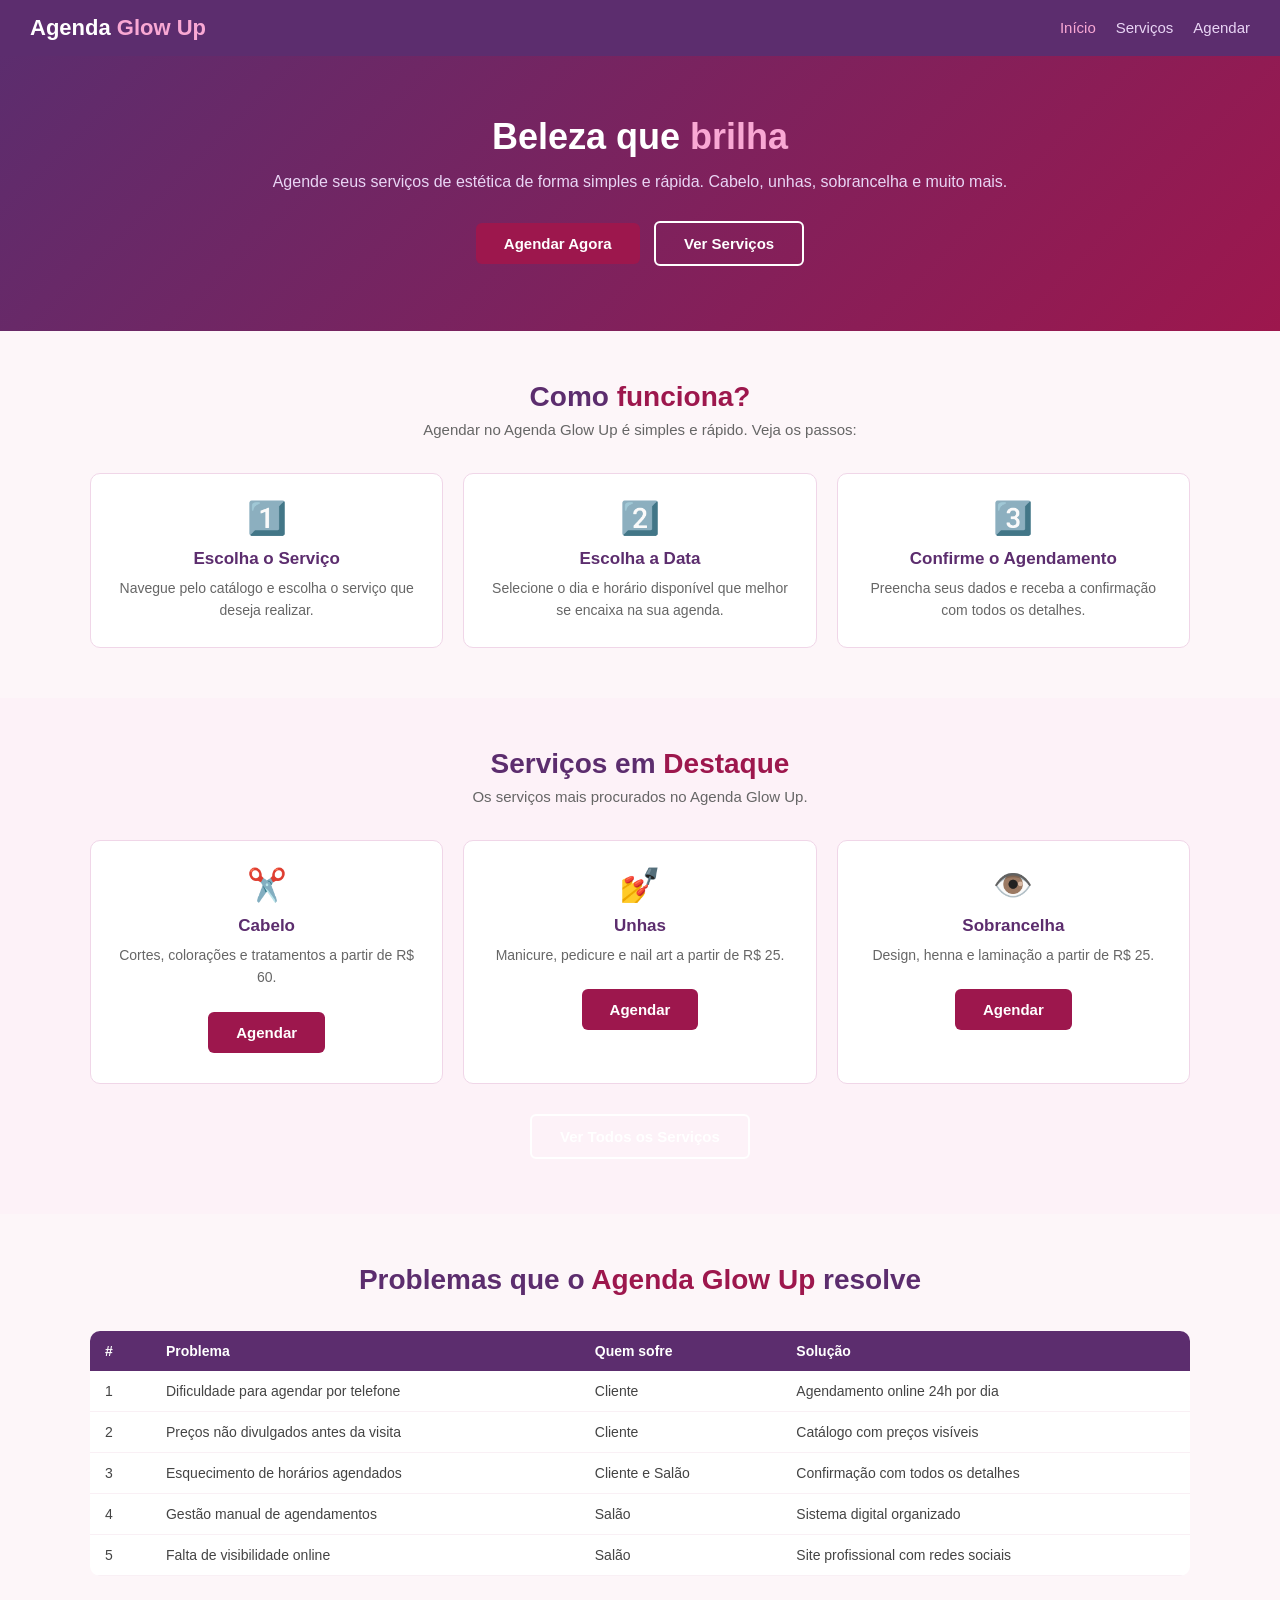
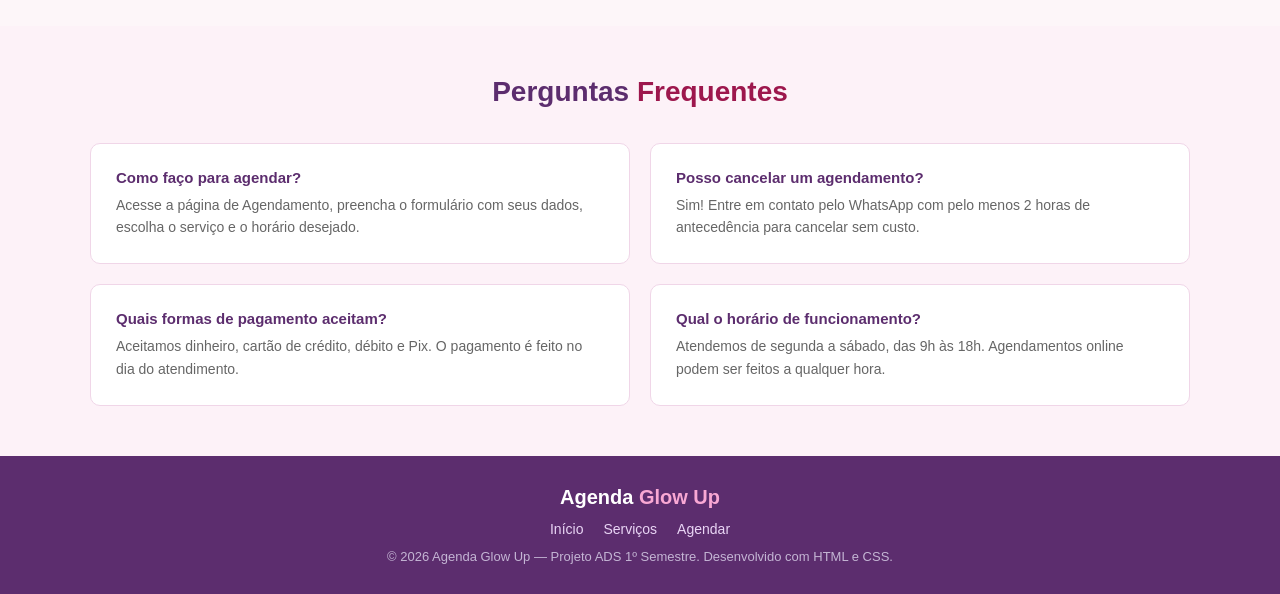
<file: index.html>
<!DOCTYPE html>
<html lang="pt-BR">
<head>
    <meta charset="UTF-8">
    <meta name="viewport" content="width=device-width, initial-scale=1.0">
    <title>Agenda Glow Up — Agendamento de Estética</title>
    <link rel="stylesheet" href="css/style.css">
</head>
<body>

    <!-- CABEÇALHO -->
    <header>
        <a href="index.html" class="logo">Agenda <span>Glow Up</span></a>
        <nav>
            <ul>
                <li><a href="index.html" class="ativo">Início</a></li>
                <li><a href="servicos.html">Serviços</a></li>
                <li><a href="agendamento.html">Agendar</a></li>
            </ul>
        </nav>
    </header>

    <!-- HERO -->
    <div class="hero">
        <h1>Beleza que <span>brilha</span></h1>
        <p>Agende seus serviços de estética de forma simples e rápida. Cabelo, unhas, sobrancelha e muito mais.</p>
        <a href="agendamento.html" class="btn btn-primario">Agendar Agora</a>
        <a href="servicos.html" class="btn btn-secundario">Ver Serviços</a>
    </div>

    <!-- COMO FUNCIONA -->
    <section>
        <div class="container">
            <div class="titulo-secao">
                <h2>Como <span>funciona?</span></h2>
                <p>Agendar no Agenda Glow Up é simples e rápido. Veja os passos:</p>
            </div>
            <div class="grid-3">
                <div class="card" style="text-align:center;">
                    <div class="card-icone">1️⃣</div>
                    <h3>Escolha o Serviço</h3>
                    <p>Navegue pelo catálogo e escolha o serviço que deseja realizar.</p>
                </div>
                <div class="card" style="text-align:center;">
                    <div class="card-icone">2️⃣</div>
                    <h3>Escolha a Data</h3>
                    <p>Selecione o dia e horário disponível que melhor se encaixa na sua agenda.</p>
                </div>
                <div class="card" style="text-align:center;">
                    <div class="card-icone">3️⃣</div>
                    <h3>Confirme o Agendamento</h3>
                    <p>Preencha seus dados e receba a confirmação com todos os detalhes.</p>
                </div>
            </div>
        </div>
    </section>

    <!-- SERVIÇOS EM DESTAQUE -->
    <section class="secao-rosa">
        <div class="container">
            <div class="titulo-secao">
                <h2>Serviços em <span>Destaque</span></h2>
                <p>Os serviços mais procurados no Agenda Glow Up.</p>
            </div>
            <div class="grid-3">
                <div class="card" style="text-align:center;">
                    <div class="card-icone">✂️</div>
                    <h3>Cabelo</h3>
                    <p>Cortes, colorações e tratamentos a partir de R$ 60.</p>
                    <br>
                    <a href="agendamento.html" class="btn btn-primario">Agendar</a>
                </div>
                <div class="card" style="text-align:center;">
                    <div class="card-icone">💅</div>
                    <h3>Unhas</h3>
                    <p>Manicure, pedicure e nail art a partir de R$ 25.</p>
                    <br>
                    <a href="agendamento.html" class="btn btn-primario">Agendar</a>
                </div>
                <div class="card" style="text-align:center;">
                    <div class="card-icone">👁️</div>
                    <h3>Sobrancelha</h3>
                    <p>Design, henna e laminação a partir de R$ 25.</p>
                    <br>
                    <a href="agendamento.html" class="btn btn-primario">Agendar</a>
                </div>
            </div>
            <div style="text-align:center; margin-top:25px;">
                <a href="servicos.html" class="btn btn-secundario">Ver Todos os Serviços</a>
            </div>
        </div>
    </section>

    <!-- PROBLEMAS E SOLUÇÕES -->
    <section>
        <div class="container">
            <div class="titulo-secao">
                <h2>Problemas que o <span>Agenda Glow Up</span> resolve</h2>
            </div>
            <table class="tabela-comparativa">
                <thead>
                    <tr>
                        <th>#</th>
                        <th>Problema</th>
                        <th>Quem sofre</th>
                        <th>Solução</th>
                    </tr>
                </thead>
                <tbody>
                    <tr>
                        <td>1</td>
                        <td>Dificuldade para agendar por telefone</td>
                        <td>Cliente</td>
                        <td>Agendamento online 24h por dia</td>
                    </tr>
                    <tr>
                        <td>2</td>
                        <td>Preços não divulgados antes da visita</td>
                        <td>Cliente</td>
                        <td>Catálogo com preços visíveis</td>
                    </tr>
                    <tr>
                        <td>3</td>
                        <td>Esquecimento de horários agendados</td>
                        <td>Cliente e Salão</td>
                        <td>Confirmação com todos os detalhes</td>
                    </tr>
                    <tr>
                        <td>4</td>
                        <td>Gestão manual de agendamentos</td>
                        <td>Salão</td>
                        <td>Sistema digital organizado</td>
                    </tr>
                    <tr>
                        <td>5</td>
                        <td>Falta de visibilidade online</td>
                        <td>Salão</td>
                        <td>Site profissional com redes sociais</td>
                    </tr>
                </tbody>
            </table>
        </div>
    </section>

    <!-- FAQ -->
    <section class="secao-rosa">
        <div class="container">
            <div class="titulo-secao">
                <h2>Perguntas <span>Frequentes</span></h2>
            </div>
            <div class="grid-2">
                <div class="card faq-card">
                    <h3>Como faço para agendar?</h3>
                    <p>Acesse a página de Agendamento, preencha o formulário com seus dados, escolha o serviço e o horário desejado.</p>
                </div>
                <div class="card faq-card">
                    <h3>Posso cancelar um agendamento?</h3>
                    <p>Sim! Entre em contato pelo WhatsApp com pelo menos 2 horas de antecedência para cancelar sem custo.</p>
                </div>
                <div class="card faq-card">
                    <h3>Quais formas de pagamento aceitam?</h3>
                    <p>Aceitamos dinheiro, cartão de crédito, débito e Pix. O pagamento é feito no dia do atendimento.</p>
                </div>
                <div class="card faq-card">
                    <h3>Qual o horário de funcionamento?</h3>
                    <p>Atendemos de segunda a sábado, das 9h às 18h. Agendamentos online podem ser feitos a qualquer hora.</p>
                </div>
            </div>
        </div>
    </section>

    <!-- RODAPÉ -->
    <footer>
        <div class="footer-logo">Agenda <span>Glow Up</span></div>
        <div class="footer-links">
            <a href="index.html">Início</a>
            <a href="servicos.html">Serviços</a>
            <a href="agendamento.html">Agendar</a>
        </div>
        <p class="footer-copy">© 2026 Agenda Glow Up — Projeto ADS 1º Semestre. Desenvolvido com HTML e CSS.</p>
    </footer>

</body>
</html>
</file>
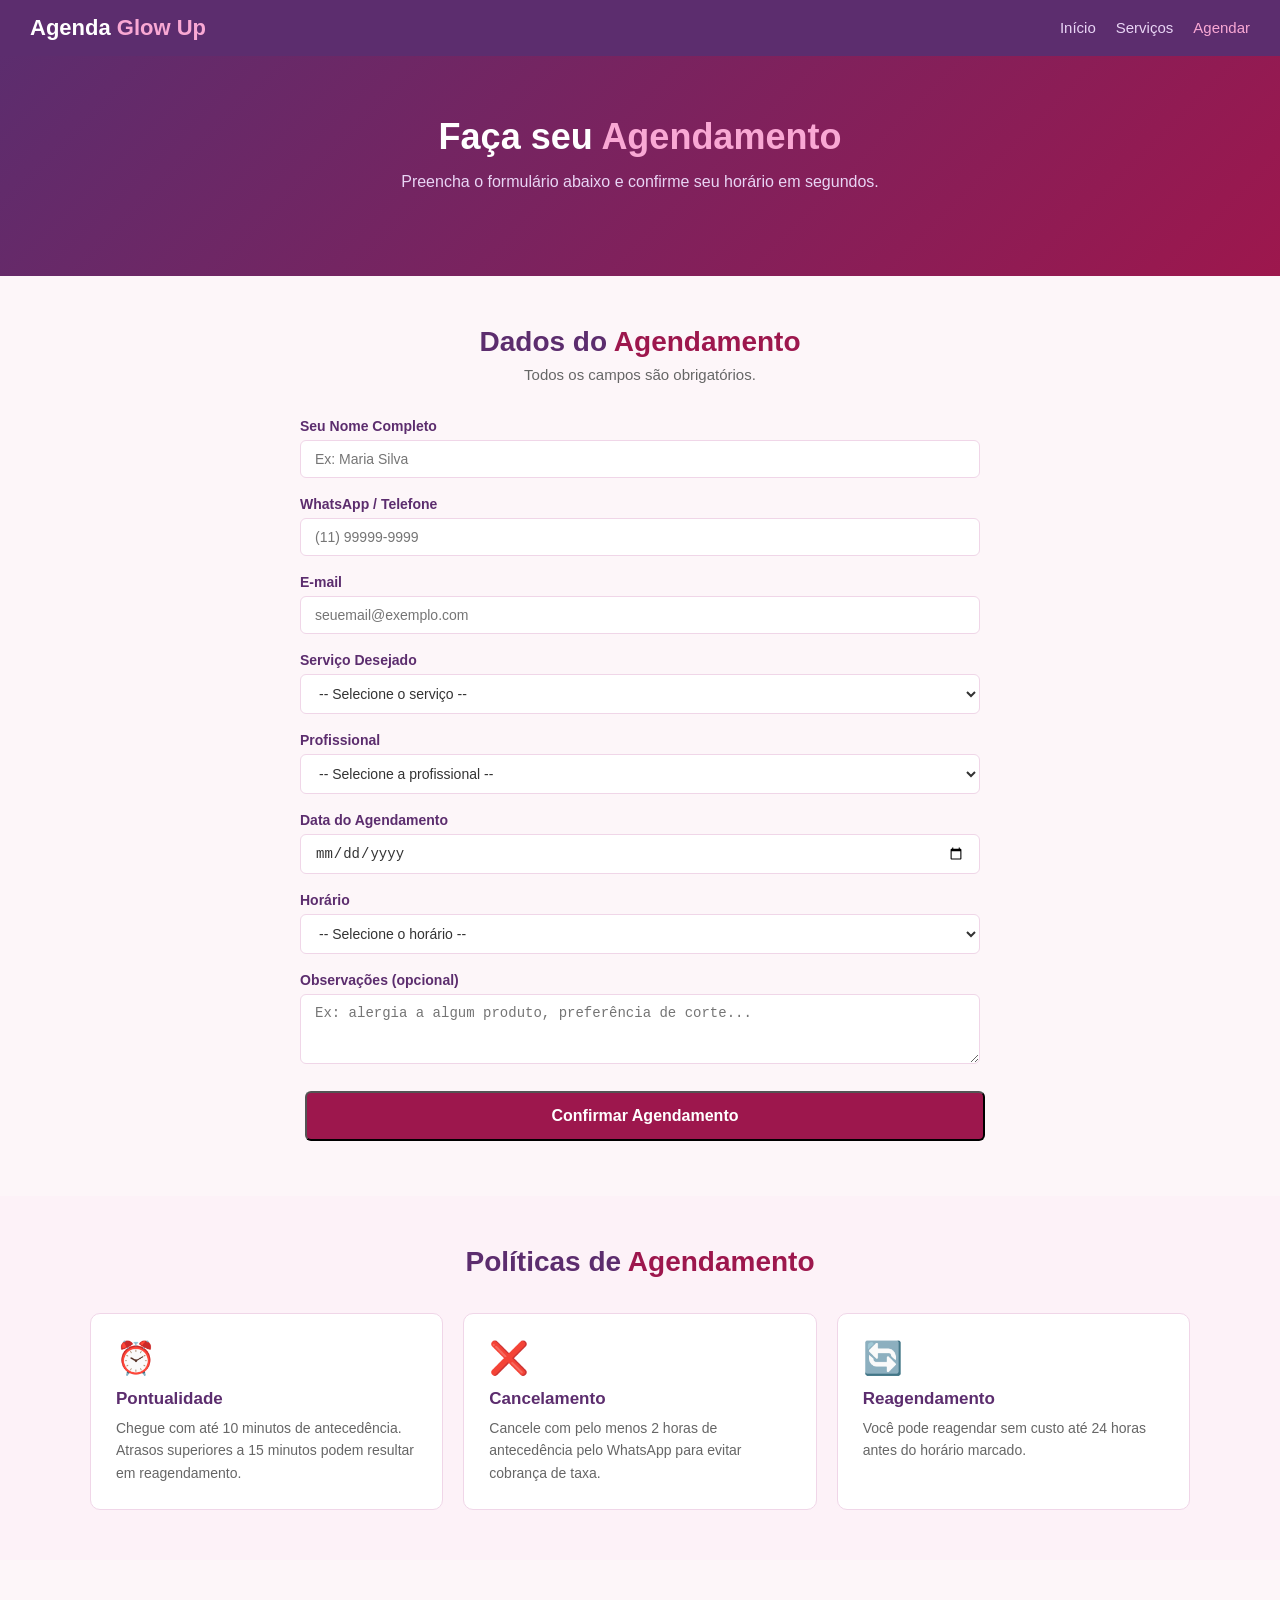
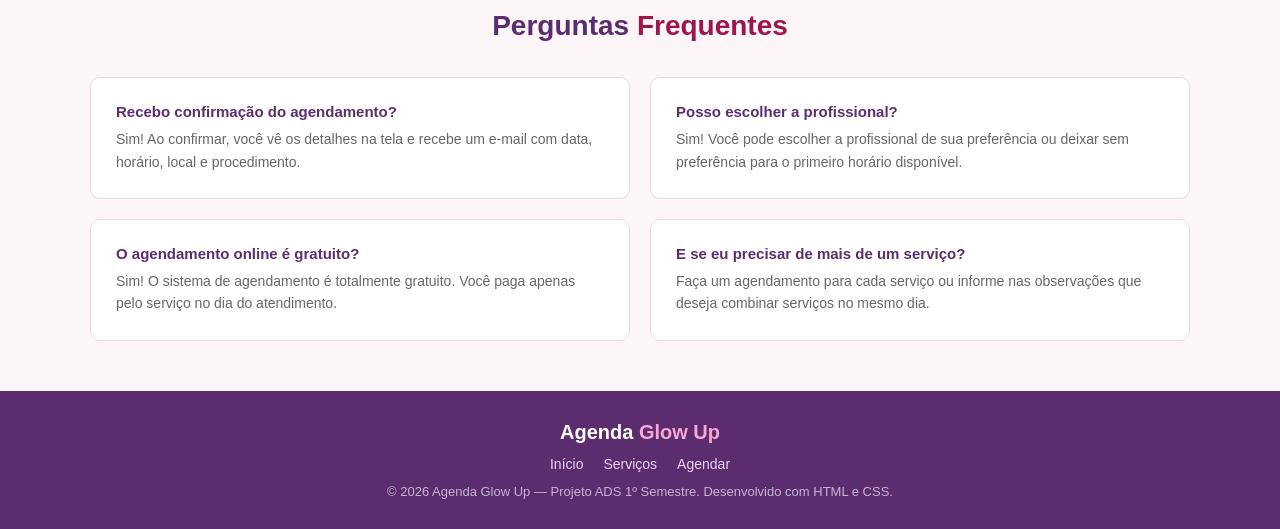
<file: agendamento.html>
<!DOCTYPE html>
<html lang="pt-BR">
<head>
    <meta charset="UTF-8">
    <meta name="viewport" content="width=device-width, initial-scale=1.0">
    <title>Agendamento — Agenda Glow Up</title>
    <link rel="stylesheet" href="css/style.css">
</head>
<body>

    <!-- CABEÇALHO -->
    <header>
        <a href="index.html" class="logo">Agenda <span>Glow Up</span></a>
        <nav>
            <ul>
                <li><a href="index.html">Início</a></li>
                <li><a href="servicos.html">Serviços</a></li>
                <li><a href="agendamento.html" class="ativo">Agendar</a></li>
            </ul>
        </nav>
    </header>

    <!-- HERO -->
    <div class="hero">
        <h1>Faça seu <span>Agendamento</span></h1>
        <p>Preencha o formulário abaixo e confirme seu horário em segundos.</p>
    </div>

    <!-- FORMULÁRIO -->
    <section>
        <div class="container">
            <div style="max-width:680px; margin:0 auto;">
                <div class="titulo-secao">
                    <h2>Dados do <span>Agendamento</span></h2>
                    <p>Todos os campos são obrigatórios.</p>
                </div>

                <form id="form-agendamento">
                    <div class="form-grupo">
                        <label for="nome">Seu Nome Completo</label>
                        <input type="text" id="nome" placeholder="Ex: Maria Silva" required>
                    </div>

                    <div class="form-grupo">
                        <label for="telefone">WhatsApp / Telefone</label>
                        <input type="tel" id="telefone" placeholder="(11) 99999-9999" required>
                    </div>

                    <div class="form-grupo">
                        <label for="email">E-mail</label>
                        <input type="email" id="email" placeholder="seuemail@exemplo.com" required>
                    </div>

                    <div class="form-grupo">
                        <label for="servico">Serviço Desejado</label>
                        <select id="servico" required>
                            <option value="">-- Selecione o serviço --</option>
                            <optgroup label="Cabelo">
                                <option value="corte">Corte Feminino — R$ 60</option>
                                <option value="coloracao">Coloração Completa — R$ 120</option>
                                <option value="hidratacao">Hidratação Profunda — R$ 80</option>
                                <option value="progressiva">Escova Progressiva — R$ 50</option>
                            </optgroup>
                            <optgroup label="Unhas">
                                <option value="manicure">Manicure Completa — R$ 35</option>
                                <option value="pedicure">Pedicure Completa — R$ 40</option>
                                <option value="gel">Unhas em Gel — R$ 90</option>
                                <option value="nailart">Nail Art — R$ 60</option>
                            </optgroup>
                            <optgroup label="Sobrancelha">
                                <option value="design">Design de Sobrancelha — R$ 25</option>
                                <option value="henna">Henna — R$ 35</option>
                                <option value="laminacao">Laminação — R$ 70</option>
                            </optgroup>
                            <optgroup label="Estética Facial">
                                <option value="limpeza">Limpeza de Pele — R$ 90</option>
                                <option value="hidrafacial">Hidratação Facial — R$ 80</option>
                            </optgroup>
                            <optgroup label="Maquiagem">
                                <option value="maqsocial">Maquiagem Social — R$ 100</option>
                                <option value="maqfesta">Maquiagem para Festa — R$ 120</option>
                            </optgroup>
                        </select>
                    </div>

                    <div class="form-grupo">
                        <label for="profissional">Profissional</label>
                        <select id="profissional" required>
                            <option value="">-- Selecione a profissional --</option>
                            <option value="ana">Ana Paula — Cabelo e Coloração</option>
                            <option value="carla">Carla Mendes — Unhas e Nail Art</option>
                            <option value="julia">Júlia Santos — Sobrancelha e Estética</option>
                            <option value="fernanda">Fernanda Lima — Maquiagem</option>
                            <option value="qualquer">Sem preferência</option>
                        </select>
                    </div>

                    <div class="form-grupo">
                        <label for="data">Data do Agendamento</label>
                        <input type="date" id="data" required>
                    </div>

                    <div class="form-grupo">
                        <label for="horario">Horário</label>
                        <select id="horario" required>
                            <option value="">-- Selecione o horário --</option>
                            <option value="09:00">09:00</option>
                            <option value="09:30">09:30</option>
                            <option value="10:00">10:00</option>
                            <option value="10:30">10:30</option>
                            <option value="11:00">11:00</option>
                            <option value="11:30">11:30</option>
                            <option value="13:00">13:00</option>
                            <option value="13:30">13:30</option>
                            <option value="14:00">14:00</option>
                            <option value="14:30">14:30</option>
                            <option value="15:00">15:00</option>
                            <option value="15:30">15:30</option>
                            <option value="16:00">16:00</option>
                            <option value="16:30">16:30</option>
                            <option value="17:00">17:00</option>
                            <option value="17:30">17:30</option>
                        </select>
                    </div>

                    <div class="form-grupo">
                        <label for="observacoes">Observações (opcional)</label>
                        <textarea id="observacoes" rows="3" placeholder="Ex: alergia a algum produto, preferência de corte..."></textarea>
                    </div>

                    <button type="submit" class="btn btn-primario" style="width:100%; font-size:16px; padding:14px;">
                        Confirmar Agendamento
                    </button>
                </form>

                <!-- CONFIRMAÇÃO (aparece após enviar) -->
                <div id="confirmacao" style="display:none; margin-top:30px; background:#fff; border:2px solid #9d174d; border-radius:12px; padding:30px; text-align:center;">
                    <div style="font-size:50px; margin-bottom:15px;">🎉</div>
                    <h2 style="color:#5c2d6e; margin-bottom:10px;">Agendamento Confirmado!</h2>
                    <p style="color:#666; margin-bottom:20px;">Seu horário foi reservado com sucesso. Veja os detalhes abaixo:</p>

                    <div style="background:#fdf2f8; border-radius:8px; padding:20px; text-align:left; margin-bottom:20px;">
                        <p style="margin:6px 0;"><strong>👤 Nome:</strong> <span id="conf-nome"></span></p>
                        <p style="margin:6px 0;"><strong>✂️ Serviço:</strong> <span id="conf-servico"></span></p>
                        <p style="margin:6px 0;"><strong>👩 Profissional:</strong> <span id="conf-profissional"></span></p>
                        <p style="margin:6px 0;"><strong>📅 Data:</strong> <span id="conf-data"></span></p>
                        <p style="margin:6px 0;"><strong>🕐 Horário:</strong> <span id="conf-horario"></span></p>
                        <p style="margin:6px 0;"><strong>📍 Local:</strong> Rua das Flores, 123 — Centro</p>
                        <p style="margin:6px 0;"><strong>📧 Confirmação enviada para:</strong> <span id="conf-email"></span></p>
                    </div>

                    <div style="background:#fff3cd; border-radius:8px; padding:15px; text-align:left; margin-bottom:20px;">
                        <p style="font-weight:bold; color:#856404; margin-bottom:5px;">⏰ Lembrete</p>
                        <p style="color:#856404; font-size:14px;">Você receberá um lembrete por e-mail 24 horas antes do seu agendamento. Chegue com 10 minutos de antecedência.</p>
                    </div>

                    <a href="index.html" class="btn btn-primario">Voltar ao Início</a>
                    <a href="servicos.html" class="btn btn-secundario">Ver Outros Serviços</a>
                </div>
            </div>
        </div>
    </section>

    <!-- POLÍTICAS -->
    <section class="secao-rosa">
        <div class="container">
            <div class="titulo-secao">
                <h2>Políticas de <span>Agendamento</span></h2>
            </div>
            <div class="grid-3">
                <div class="card">
                    <div class="card-icone">⏰</div>
                    <h3>Pontualidade</h3>
                    <p>Chegue com até 10 minutos de antecedência. Atrasos superiores a 15 minutos podem resultar em reagendamento.</p>
                </div>
                <div class="card">
                    <div class="card-icone">❌</div>
                    <h3>Cancelamento</h3>
                    <p>Cancele com pelo menos 2 horas de antecedência pelo WhatsApp para evitar cobrança de taxa.</p>
                </div>
                <div class="card">
                    <div class="card-icone">🔄</div>
                    <h3>Reagendamento</h3>
                    <p>Você pode reagendar sem custo até 24 horas antes do horário marcado.</p>
                </div>
            </div>
        </div>
    </section>

    <!-- FAQ -->
    <section>
        <div class="container">
            <div class="titulo-secao">
                <h2>Perguntas <span>Frequentes</span></h2>
            </div>
            <div class="grid-2">
                <div class="card faq-card">
                    <h3>Recebo confirmação do agendamento?</h3>
                    <p>Sim! Ao confirmar, você vê os detalhes na tela e recebe um e-mail com data, horário, local e procedimento.</p>
                </div>
                <div class="card faq-card">
                    <h3>Posso escolher a profissional?</h3>
                    <p>Sim! Você pode escolher a profissional de sua preferência ou deixar sem preferência para o primeiro horário disponível.</p>
                </div>
                <div class="card faq-card">
                    <h3>O agendamento online é gratuito?</h3>
                    <p>Sim! O sistema de agendamento é totalmente gratuito. Você paga apenas pelo serviço no dia do atendimento.</p>
                </div>
                <div class="card faq-card">
                    <h3>E se eu precisar de mais de um serviço?</h3>
                    <p>Faça um agendamento para cada serviço ou informe nas observações que deseja combinar serviços no mesmo dia.</p>
                </div>
            </div>
        </div>
    </section>

    <!-- RODAPÉ -->
    <footer>
        <div class="footer-logo">Agenda <span>Glow Up</span></div>
        <div class="footer-links">
            <a href="index.html">Início</a>
            <a href="servicos.html">Serviços</a>
            <a href="agendamento.html">Agendar</a>
        </div>
        <p class="footer-copy">© 2026 Agenda Glow Up — Projeto ADS 1º Semestre. Desenvolvido com HTML e CSS.</p>
    </footer>

    <!-- Script de confirmação -->
    <script>
        document.getElementById('form-agendamento').addEventListener('submit', function(e) {
            e.preventDefault();

            var servicos = {
                'corte': 'Corte Feminino — R$ 60',
                'coloracao': 'Coloração Completa — R$ 120',
                'hidratacao': 'Hidratação Profunda — R$ 80',
                'progressiva': 'Escova Progressiva — R$ 50',
                'manicure': 'Manicure Completa — R$ 35',
                'pedicure': 'Pedicure Completa — R$ 40',
                'gel': 'Unhas em Gel — R$ 90',
                'nailart': 'Nail Art — R$ 60',
                'design': 'Design de Sobrancelha — R$ 25',
                'henna': 'Henna — R$ 35',
                'laminacao': 'Laminação — R$ 70',
                'limpeza': 'Limpeza de Pele — R$ 90',
                'hidrafacial': 'Hidratação Facial — R$ 80',
                'maqsocial': 'Maquiagem Social — R$ 100',
                'maqfesta': 'Maquiagem para Festa — R$ 120'
            };

            var profissionais = {
                'ana': 'Ana Paula',
                'carla': 'Carla Mendes',
                'julia': 'Júlia Santos',
                'fernanda': 'Fernanda Lima',
                'qualquer': 'Primeira disponível'
            };

            var dataVal = document.getElementById('data').value;
            var partes = dataVal.split('-');
            var dataFormatada = partes[2] + '/' + partes[1] + '/' + partes[0];

            document.getElementById('conf-nome').textContent = document.getElementById('nome').value;
            document.getElementById('conf-servico').textContent = servicos[document.getElementById('servico').value] || document.getElementById('servico').value;
            document.getElementById('conf-profissional').textContent = profissionais[document.getElementById('profissional').value] || document.getElementById('profissional').value;
            document.getElementById('conf-data').textContent = dataFormatada;
            document.getElementById('conf-horario').textContent = document.getElementById('horario').value;
            document.getElementById('conf-email').textContent = document.getElementById('email').value;

            document.getElementById('form-agendamento').style.display = 'none';
            document.getElementById('confirmacao').style.display = 'block';
            window.scrollTo({ top: 0, behavior: 'smooth' });
        });
    </script>

</body>
</html>
</file>
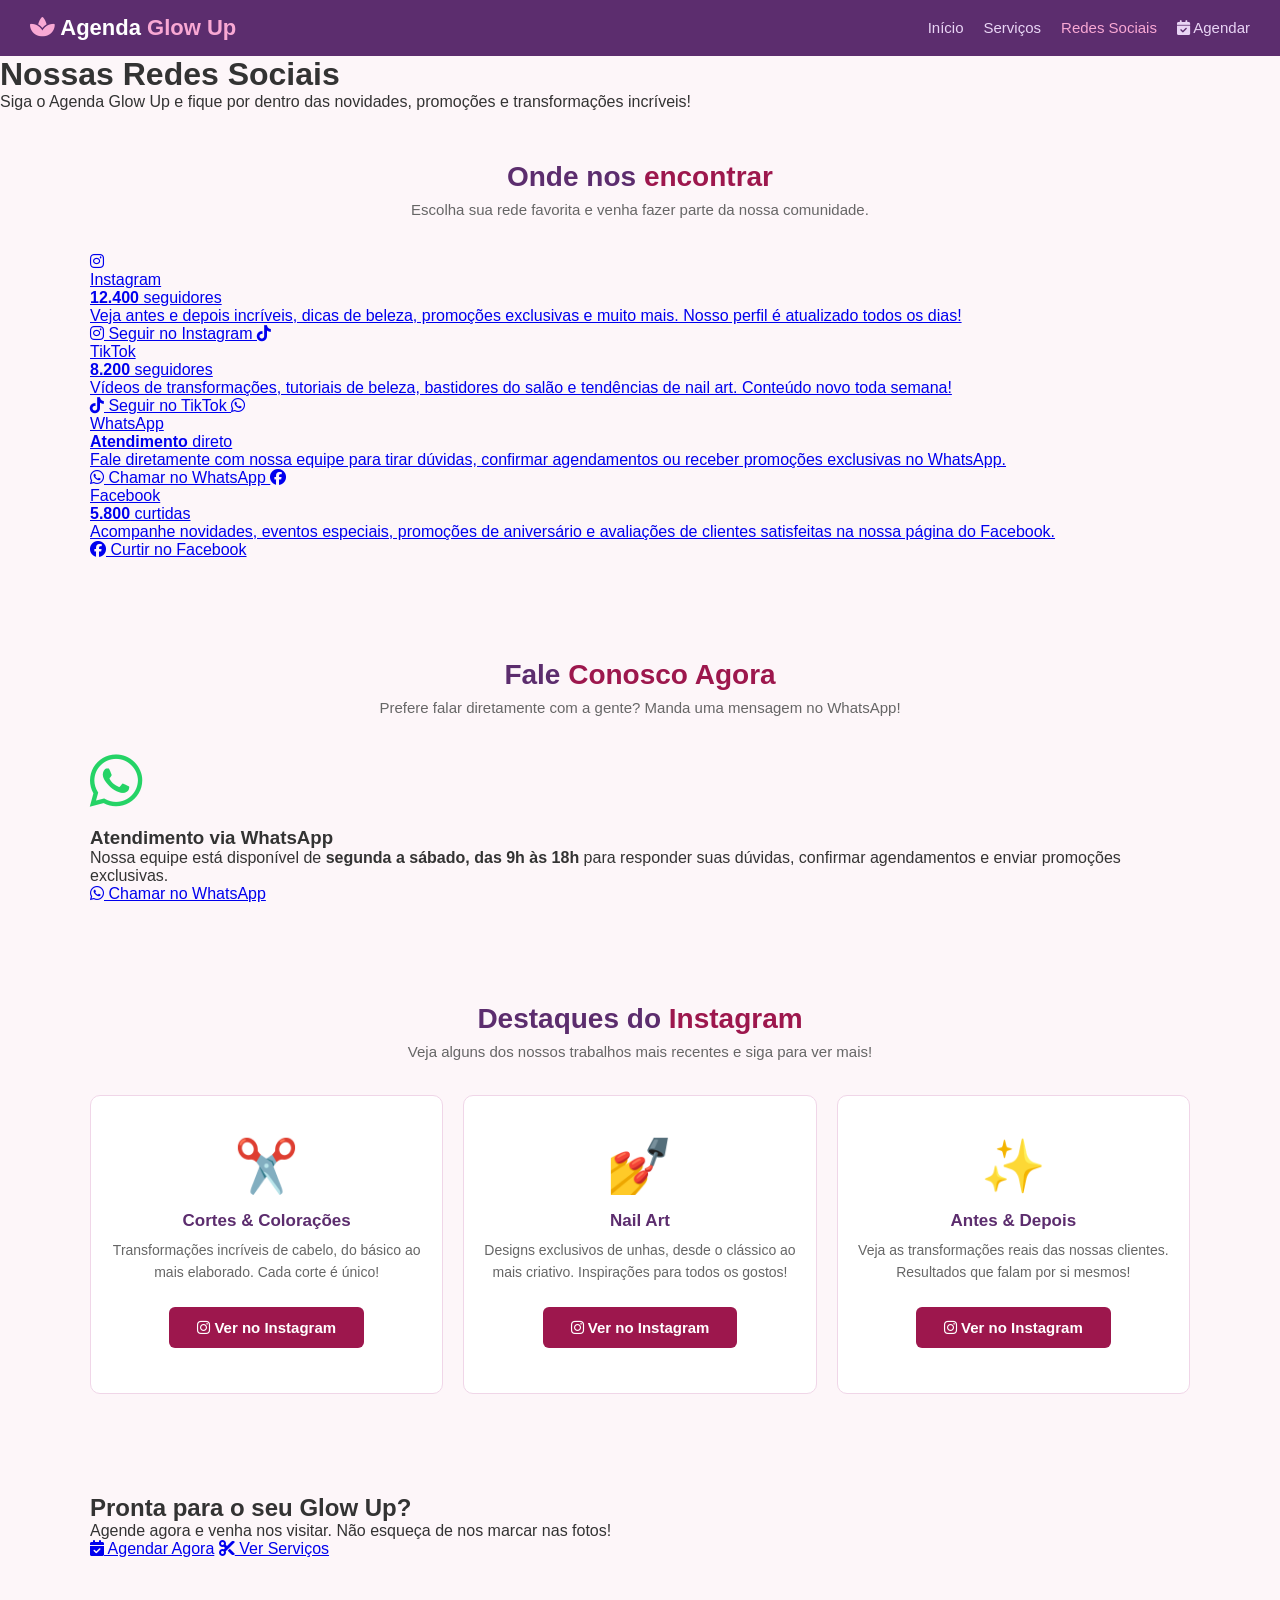
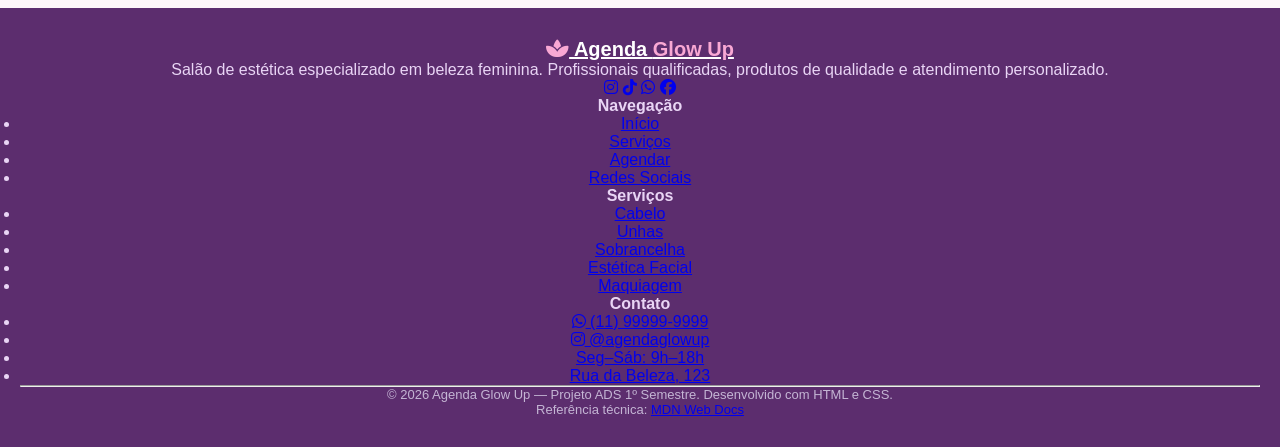
<file: redes.html>
<!DOCTYPE html>
<html lang="pt-BR">
<head>
    <meta charset="UTF-8">
    <meta name="viewport" content="width=device-width, initial-scale=1.0">
    <title>Redes Sociais — Agenda Glow Up</title>
    <link rel="stylesheet" href="css/style.css">
    <link rel="preconnect" href="https://fonts.googleapis.com">
    <link rel="preconnect" href="https://fonts.gstatic.com" crossorigin>
    <link href="https://fonts.googleapis.com/css2?family=Poppins:wght@300;400;600;700;800&display=swap" rel="stylesheet">
    <link rel="stylesheet" href="https://cdnjs.cloudflare.com/ajax/libs/font-awesome/6.5.0/css/all.min.css">
</head>
<body>

    <!-- ===== CABEÇALHO ===== -->
    <header>
        <a href="index.html" class="logo">
            <span class="logo-icon"><i class="fa-solid fa-spa"></i></span>
            Agenda <span>Glow Up</span>
        </a>
        <nav>
            <ul>
                <li><a href="index.html">Início</a></li>
                <li><a href="servicos.html">Serviços</a></li>
                <li><a href="redes.html" class="ativo">Redes Sociais</a></li>
                <li><a href="agendamento.html" class="nav-agendar"><i class="fa-solid fa-calendar-check"></i> Agendar</a></li>
            </ul>
        </nav>
    </header>

    <!-- ===== HERO ===== -->
    <div class="redes-hero">
        <h1>Nossas <span>Redes Sociais</span></h1>
        <p>Siga o Agenda Glow Up e fique por dentro das novidades, promoções e transformações incríveis!</p>
    </div>

    <!-- ===== CARDS DAS REDES ===== -->
    <section>
        <div class="container">
            <div class="titulo-secao">
                <h2>Onde nos <span>encontrar</span></h2>
                <div class="linha-divisoria"></div>
                <p>Escolha sua rede favorita e venha fazer parte da nossa comunidade.</p>
            </div>

            <div class="redes-grid">

                <!-- Instagram -->
                <a href="https://www.instagram.com" target="_blank" class="rede-card rede-instagram">
                    <i class="fa-brands fa-instagram rede-icone"></i>
                    <div class="rede-nome">Instagram</div>
                    <div class="rede-seguidores">
                        <strong>12.400</strong>
                        seguidores
                    </div>
                    <p class="rede-desc">Veja antes e depois incríveis, dicas de beleza, promoções exclusivas e muito mais. Nosso perfil é atualizado todos os dias!</p>
                    <span class="btn-rede">
                        <i class="fa-brands fa-instagram"></i>
                        Seguir no Instagram
                    </span>
                </a>

                <!-- TikTok -->
                <a href="https://www.tiktok.com" target="_blank" class="rede-card rede-tiktok">
                    <i class="fa-brands fa-tiktok rede-icone"></i>
                    <div class="rede-nome">TikTok</div>
                    <div class="rede-seguidores">
                        <strong>8.200</strong>
                        seguidores
                    </div>
                    <p class="rede-desc">Vídeos de transformações, tutoriais de beleza, bastidores do salão e tendências de nail art. Conteúdo novo toda semana!</p>
                    <span class="btn-rede">
                        <i class="fa-brands fa-tiktok"></i>
                        Seguir no TikTok
                    </span>
                </a>

                <!-- WhatsApp -->
                <a href="https://wa.me/5511999999999" target="_blank" class="rede-card rede-whatsapp">
                    <i class="fa-brands fa-whatsapp rede-icone"></i>
                    <div class="rede-nome">WhatsApp</div>
                    <div class="rede-seguidores">
                        <strong>Atendimento</strong>
                        direto
                    </div>
                    <p class="rede-desc">Fale diretamente com nossa equipe para tirar dúvidas, confirmar agendamentos ou receber promoções exclusivas no WhatsApp.</p>
                    <span class="btn-rede">
                        <i class="fa-brands fa-whatsapp"></i>
                        Chamar no WhatsApp
                    </span>
                </a>

                <!-- Facebook -->
                <a href="https://www.facebook.com" target="_blank" class="rede-card rede-facebook">
                    <i class="fa-brands fa-facebook rede-icone"></i>
                    <div class="rede-nome">Facebook</div>
                    <div class="rede-seguidores">
                        <strong>5.800</strong>
                        curtidas
                    </div>
                    <p class="rede-desc">Acompanhe novidades, eventos especiais, promoções de aniversário e avaliações de clientes satisfeitas na nossa página do Facebook.</p>
                    <span class="btn-rede">
                        <i class="fa-brands fa-facebook"></i>
                        Curtir no Facebook
                    </span>
                </a>

            </div>
        </div>
    </section>

    <!-- ===== WHATSAPP DIRETO ===== -->
    <section class="secao-secundaria">
        <div class="container">
            <div class="titulo-secao">
                <h2>Fale <span>Conosco Agora</span></h2>
                <div class="linha-divisoria"></div>
                <p>Prefere falar diretamente com a gente? Manda uma mensagem no WhatsApp!</p>
            </div>
            <div class="whatsapp-direto">
                <i class="fa-brands fa-whatsapp" style="font-size: 60px; color: #25d366; margin-bottom: 16px; display: block;"></i>
                <h3>Atendimento via WhatsApp</h3>
                <p>Nossa equipe está disponível de <strong>segunda a sábado, das 9h às 18h</strong> para responder suas dúvidas, confirmar agendamentos e enviar promoções exclusivas.</p>
                <a href="https://wa.me/5511999999999?text=Olá!%20Gostaria%20de%20agendar%20um%20serviço%20no%20Agenda%20Glow%20Up." target="_blank" class="btn-whatsapp">
                    <i class="fa-brands fa-whatsapp"></i>
                    Chamar no WhatsApp
                </a>
            </div>
        </div>
    </section>

    <!-- ===== DESTAQUES DO INSTAGRAM ===== -->
    <section>
        <div class="container">
            <div class="titulo-secao">
                <h2>Destaques do <span>Instagram</span></h2>
                <div class="linha-divisoria"></div>
                <p>Veja alguns dos nossos trabalhos mais recentes e siga para ver mais!</p>
            </div>
            <div class="grid-3">
                <div class="card" style="text-align: center; padding: 40px 20px;">
                    <div style="font-size: 52px; margin-bottom: 14px;">✂️</div>
                    <h3>Cortes & Colorações</h3>
                    <p>Transformações incríveis de cabelo, do básico ao mais elaborado. Cada corte é único!</p>
                    <br>
                    <a href="https://www.instagram.com" target="_blank" class="btn btn-primario"><i class="fa-brands fa-instagram"></i> Ver no Instagram</a>
                </div>
                <div class="card" style="text-align: center; padding: 40px 20px;">
                    <div style="font-size: 52px; margin-bottom: 14px;">💅</div>
                    <h3>Nail Art</h3>
                    <p>Designs exclusivos de unhas, desde o clássico ao mais criativo. Inspirações para todos os gostos!</p>
                    <br>
                    <a href="https://www.instagram.com" target="_blank" class="btn btn-primario"><i class="fa-brands fa-instagram"></i> Ver no Instagram</a>
                </div>
                <div class="card" style="text-align: center; padding: 40px 20px;">
                    <div style="font-size: 52px; margin-bottom: 14px;">✨</div>
                    <h3>Antes & Depois</h3>
                    <p>Veja as transformações reais das nossas clientes. Resultados que falam por si mesmos!</p>
                    <br>
                    <a href="https://www.instagram.com" target="_blank" class="btn btn-primario"><i class="fa-brands fa-instagram"></i> Ver no Instagram</a>
                </div>
            </div>
        </div>
    </section>

    <!-- ===== CTA FINAL ===== -->
    <section class="cta-final">
        <div class="container centralizado">
            <h2>Pronta para o seu Glow Up?</h2>
            <p>Agende agora e venha nos visitar. Não esqueça de nos marcar nas fotos!</p>
            <div class="grupo-botoes">
                <a href="agendamento.html" class="btn-cta-branco"><i class="fa-solid fa-calendar-check"></i> Agendar Agora</a>
                <a href="servicos.html" class="btn-cta-outline"><i class="fa-solid fa-scissors"></i> Ver Serviços</a>
            </div>
        </div>
    </section>

    <!-- ===== RODAPÉ ===== -->
    <footer>
        <div class="footer-conteudo">
            <div class="footer-sobre">
                <a href="index.html" class="footer-logo">
                    <span class="logo-icon"><i class="fa-solid fa-spa"></i></span>
                    Agenda <span>Glow Up</span>
                </a>
                <p>Salão de estética especializado em beleza feminina. Profissionais qualificadas, produtos de qualidade e atendimento personalizado.</p>
                <div class="footer-redes">
                    <a href="https://www.instagram.com" target="_blank" class="footer-rede" title="Instagram"><i class="fa-brands fa-instagram"></i></a>
                    <a href="https://www.tiktok.com" target="_blank" class="footer-rede" title="TikTok"><i class="fa-brands fa-tiktok"></i></a>
                    <a href="https://wa.me/5511999999999" target="_blank" class="footer-rede" title="WhatsApp"><i class="fa-brands fa-whatsapp"></i></a>
                    <a href="https://www.facebook.com" target="_blank" class="footer-rede" title="Facebook"><i class="fa-brands fa-facebook"></i></a>
                </div>
            </div>
            <div class="footer-col">
                <h4>Navegação</h4>
                <ul>
                    <li><a href="index.html">Início</a></li>
                    <li><a href="servicos.html">Serviços</a></li>
                    <li><a href="agendamento.html">Agendar</a></li>
                    <li><a href="redes.html">Redes Sociais</a></li>
                </ul>
            </div>
            <div class="footer-col">
                <h4>Serviços</h4>
                <ul>
                    <li><a href="servicos.html">Cabelo</a></li>
                    <li><a href="servicos.html">Unhas</a></li>
                    <li><a href="servicos.html">Sobrancelha</a></li>
                    <li><a href="servicos.html">Estética Facial</a></li>
                    <li><a href="servicos.html">Maquiagem</a></li>
                </ul>
            </div>
            <div class="footer-col">
                <h4>Contato</h4>
                <ul>
                    <li><a href="https://wa.me/5511999999999" target="_blank"><i class="fa-brands fa-whatsapp"></i> (11) 99999-9999</a></li>
                    <li><a href="https://www.instagram.com" target="_blank"><i class="fa-brands fa-instagram"></i> @agendaglowup</a></li>
                    <li><a href="#">Seg–Sáb: 9h–18h</a></li>
                    <li><a href="#">Rua da Beleza, 123</a></li>
                </ul>
            </div>
        </div>
        <hr class="footer-divisor">
        <div class="footer-bottom">
            <p class="footer-copy">© 2026 Agenda Glow Up — Projeto ADS 1º Semestre. Desenvolvido com HTML e CSS.</p>
            <p class="footer-copy">Referência técnica: <a href="https://developer.mozilla.org" target="_blank">MDN Web Docs</a></p>
        </div>
    </footer>

</body>
</html>
</file>
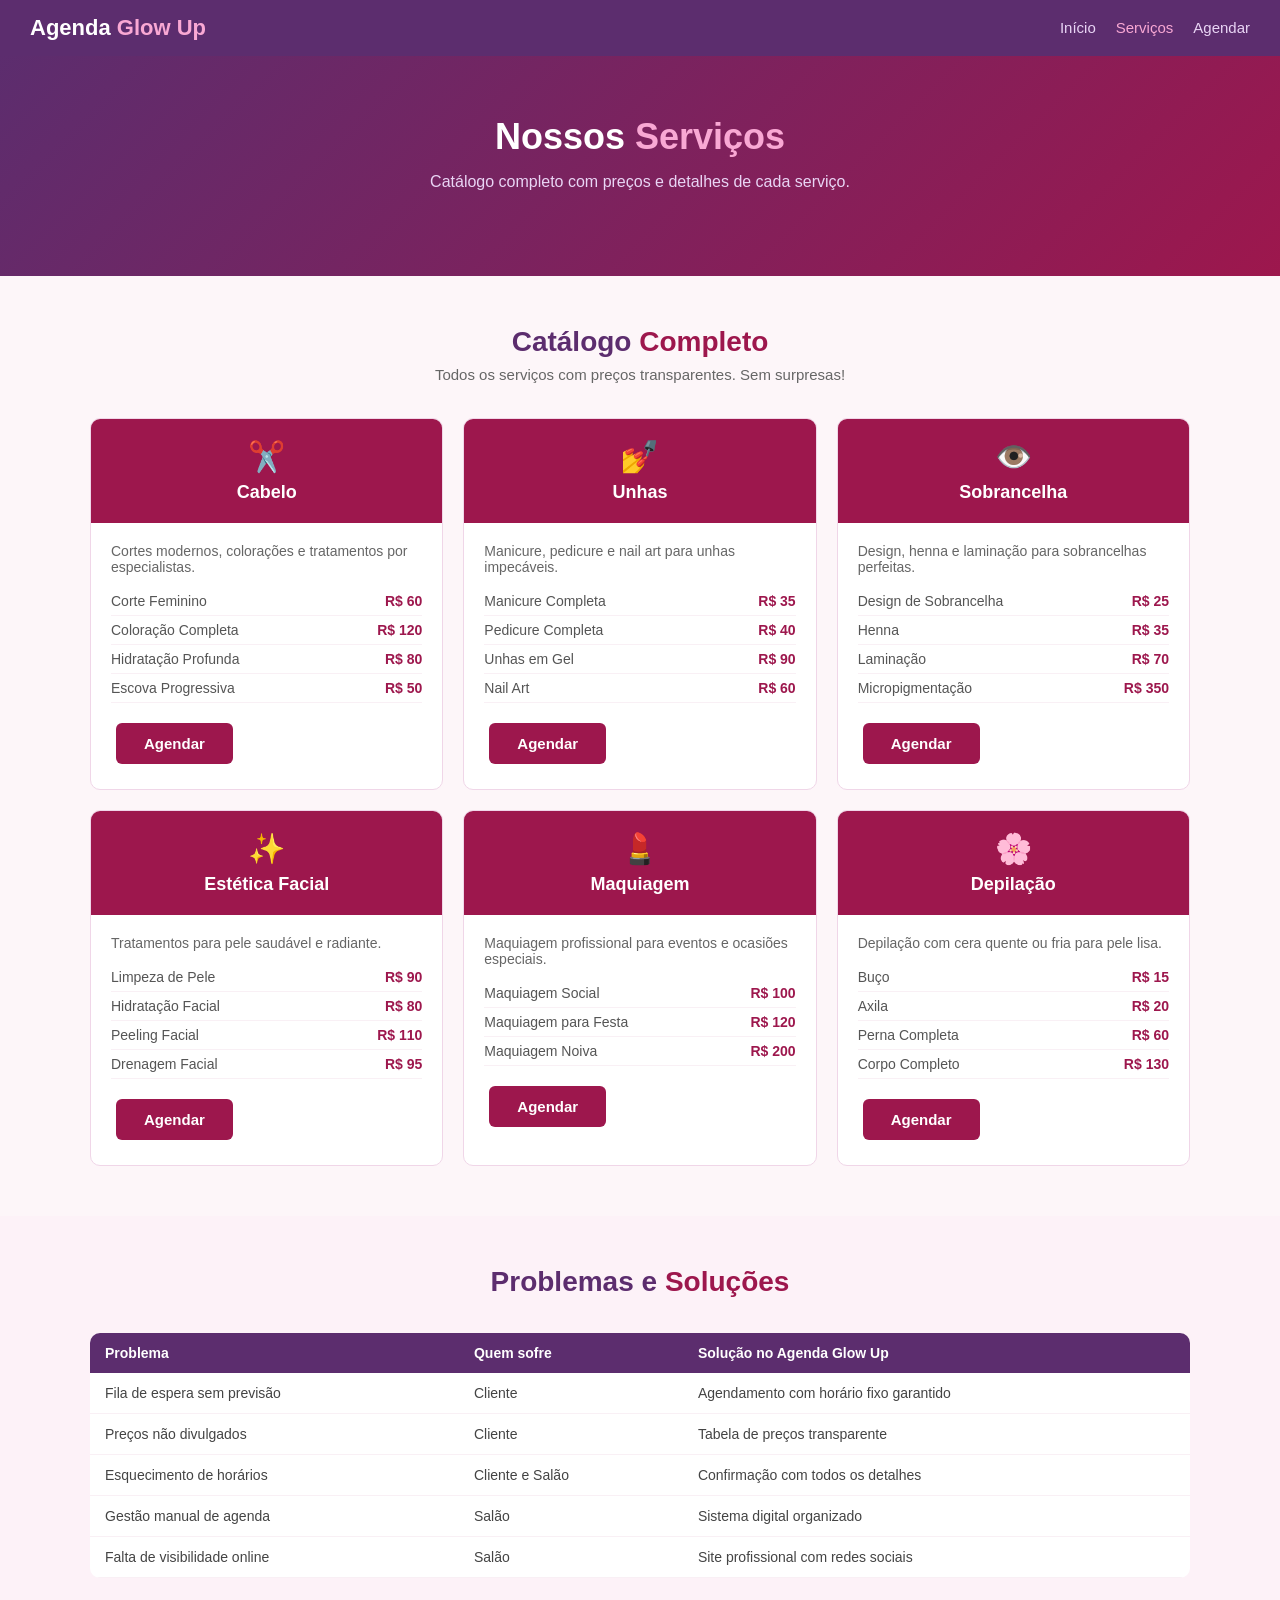
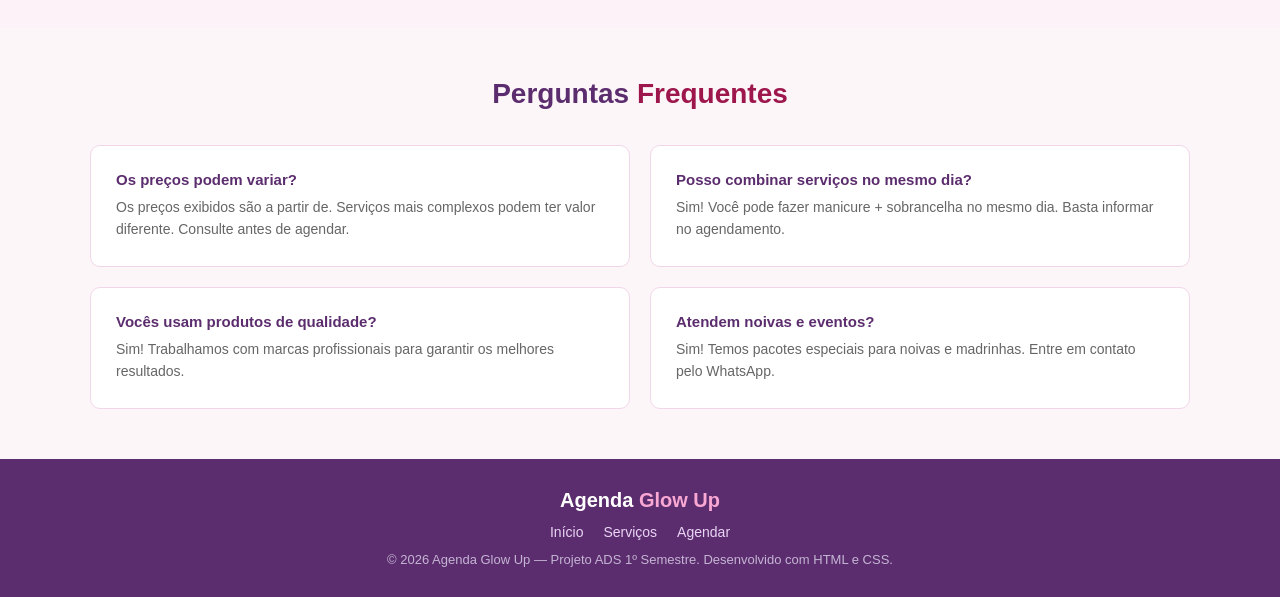
<file: servicos.html>
<!DOCTYPE html>
<html lang="pt-BR">
<head>
    <meta charset="UTF-8">
    <meta name="viewport" content="width=device-width, initial-scale=1.0">
    <title>Serviços — Agenda Glow Up</title>
    <link rel="stylesheet" href="css/style.css">
</head>
<body>

    <!-- CABEÇALHO -->
    <header>
        <a href="index.html" class="logo">Agenda <span>Glow Up</span></a>
        <nav>
            <ul>
                <li><a href="index.html">Início</a></li>
                <li><a href="servicos.html" class="ativo">Serviços</a></li>
                <li><a href="agendamento.html">Agendar</a></li>
            </ul>
        </nav>
    </header>

    <!-- HERO -->
    <div class="hero">
        <h1>Nossos <span>Serviços</span></h1>
        <p>Catálogo completo com preços e detalhes de cada serviço.</p>
    </div>

    <!-- CATÁLOGO -->
    <section>
        <div class="container">
            <div class="titulo-secao">
                <h2>Catálogo <span>Completo</span></h2>
                <p>Todos os serviços com preços transparentes. Sem surpresas!</p>
            </div>
            <div class="grid-3">

                <div class="servico-card">
                    <div class="servico-topo">
                        <div class="servico-icone">✂️</div>
                        <h3>Cabelo</h3>
                    </div>
                    <div class="servico-corpo">
                        <p>Cortes modernos, colorações e tratamentos por especialistas.</p>
                        <ul class="servico-lista">
                            <li><span>Corte Feminino</span><span class="servico-preco">R$ 60</span></li>
                            <li><span>Coloração Completa</span><span class="servico-preco">R$ 120</span></li>
                            <li><span>Hidratação Profunda</span><span class="servico-preco">R$ 80</span></li>
                            <li><span>Escova Progressiva</span><span class="servico-preco">R$ 50</span></li>
                        </ul>
                        <a href="agendamento.html" class="btn btn-primario">Agendar</a>
                    </div>
                </div>

                <div class="servico-card">
                    <div class="servico-topo">
                        <div class="servico-icone">💅</div>
                        <h3>Unhas</h3>
                    </div>
                    <div class="servico-corpo">
                        <p>Manicure, pedicure e nail art para unhas impecáveis.</p>
                        <ul class="servico-lista">
                            <li><span>Manicure Completa</span><span class="servico-preco">R$ 35</span></li>
                            <li><span>Pedicure Completa</span><span class="servico-preco">R$ 40</span></li>
                            <li><span>Unhas em Gel</span><span class="servico-preco">R$ 90</span></li>
                            <li><span>Nail Art</span><span class="servico-preco">R$ 60</span></li>
                        </ul>
                        <a href="agendamento.html" class="btn btn-primario">Agendar</a>
                    </div>
                </div>

                <div class="servico-card">
                    <div class="servico-topo">
                        <div class="servico-icone">👁️</div>
                        <h3>Sobrancelha</h3>
                    </div>
                    <div class="servico-corpo">
                        <p>Design, henna e laminação para sobrancelhas perfeitas.</p>
                        <ul class="servico-lista">
                            <li><span>Design de Sobrancelha</span><span class="servico-preco">R$ 25</span></li>
                            <li><span>Henna</span><span class="servico-preco">R$ 35</span></li>
                            <li><span>Laminação</span><span class="servico-preco">R$ 70</span></li>
                            <li><span>Micropigmentação</span><span class="servico-preco">R$ 350</span></li>
                        </ul>
                        <a href="agendamento.html" class="btn btn-primario">Agendar</a>
                    </div>
                </div>

                <div class="servico-card">
                    <div class="servico-topo">
                        <div class="servico-icone">✨</div>
                        <h3>Estética Facial</h3>
                    </div>
                    <div class="servico-corpo">
                        <p>Tratamentos para pele saudável e radiante.</p>
                        <ul class="servico-lista">
                            <li><span>Limpeza de Pele</span><span class="servico-preco">R$ 90</span></li>
                            <li><span>Hidratação Facial</span><span class="servico-preco">R$ 80</span></li>
                            <li><span>Peeling Facial</span><span class="servico-preco">R$ 110</span></li>
                            <li><span>Drenagem Facial</span><span class="servico-preco">R$ 95</span></li>
                        </ul>
                        <a href="agendamento.html" class="btn btn-primario">Agendar</a>
                    </div>
                </div>

                <div class="servico-card">
                    <div class="servico-topo">
                        <div class="servico-icone">💄</div>
                        <h3>Maquiagem</h3>
                    </div>
                    <div class="servico-corpo">
                        <p>Maquiagem profissional para eventos e ocasiões especiais.</p>
                        <ul class="servico-lista">
                            <li><span>Maquiagem Social</span><span class="servico-preco">R$ 100</span></li>
                            <li><span>Maquiagem para Festa</span><span class="servico-preco">R$ 120</span></li>
                            <li><span>Maquiagem Noiva</span><span class="servico-preco">R$ 200</span></li>
                        </ul>
                        <a href="agendamento.html" class="btn btn-primario">Agendar</a>
                    </div>
                </div>

                <div class="servico-card">
                    <div class="servico-topo">
                        <div class="servico-icone">🌸</div>
                        <h3>Depilação</h3>
                    </div>
                    <div class="servico-corpo">
                        <p>Depilação com cera quente ou fria para pele lisa.</p>
                        <ul class="servico-lista">
                            <li><span>Buço</span><span class="servico-preco">R$ 15</span></li>
                            <li><span>Axila</span><span class="servico-preco">R$ 20</span></li>
                            <li><span>Perna Completa</span><span class="servico-preco">R$ 60</span></li>
                            <li><span>Corpo Completo</span><span class="servico-preco">R$ 130</span></li>
                        </ul>
                        <a href="agendamento.html" class="btn btn-primario">Agendar</a>
                    </div>
                </div>

            </div>
        </div>
    </section>

    <!-- TABELA DE PROBLEMAS -->
    <section class="secao-rosa">
        <div class="container">
            <div class="titulo-secao">
                <h2>Problemas e <span>Soluções</span></h2>
            </div>
            <table class="tabela-comparativa">
                <thead>
                    <tr>
                        <th>Problema</th>
                        <th>Quem sofre</th>
                        <th>Solução no Agenda Glow Up</th>
                    </tr>
                </thead>
                <tbody>
                    <tr><td>Fila de espera sem previsão</td><td>Cliente</td><td>Agendamento com horário fixo garantido</td></tr>
                    <tr><td>Preços não divulgados</td><td>Cliente</td><td>Tabela de preços transparente</td></tr>
                    <tr><td>Esquecimento de horários</td><td>Cliente e Salão</td><td>Confirmação com todos os detalhes</td></tr>
                    <tr><td>Gestão manual de agenda</td><td>Salão</td><td>Sistema digital organizado</td></tr>
                    <tr><td>Falta de visibilidade online</td><td>Salão</td><td>Site profissional com redes sociais</td></tr>
                </tbody>
            </table>
        </div>
    </section>

    <!-- FAQ -->
    <section>
        <div class="container">
            <div class="titulo-secao">
                <h2>Perguntas <span>Frequentes</span></h2>
            </div>
            <div class="grid-2">
                <div class="card faq-card">
                    <h3>Os preços podem variar?</h3>
                    <p>Os preços exibidos são a partir de. Serviços mais complexos podem ter valor diferente. Consulte antes de agendar.</p>
                </div>
                <div class="card faq-card">
                    <h3>Posso combinar serviços no mesmo dia?</h3>
                    <p>Sim! Você pode fazer manicure + sobrancelha no mesmo dia. Basta informar no agendamento.</p>
                </div>
                <div class="card faq-card">
                    <h3>Vocês usam produtos de qualidade?</h3>
                    <p>Sim! Trabalhamos com marcas profissionais para garantir os melhores resultados.</p>
                </div>
                <div class="card faq-card">
                    <h3>Atendem noivas e eventos?</h3>
                    <p>Sim! Temos pacotes especiais para noivas e madrinhas. Entre em contato pelo WhatsApp.</p>
                </div>
            </div>
        </div>
    </section>

    <!-- RODAPÉ -->
    <footer>
        <div class="footer-logo">Agenda <span>Glow Up</span></div>
        <div class="footer-links">
            <a href="index.html">Início</a>
            <a href="servicos.html">Serviços</a>
            <a href="agendamento.html">Agendar</a>
        </div>
        <p class="footer-copy">© 2026 Agenda Glow Up — Projeto ADS 1º Semestre. Desenvolvido com HTML e CSS.</p>
    </footer>

</body>
</html>
</file>
<file: css/style.css>
/* ========================================
   AGENDA GLOW UP — VERSÃO SIMPLES
   CSS básico para projeto ADS 1º Semestre
   Referência: developer.mozilla.org
   ======================================== */

* {
    margin: 0;
    padding: 0;
    box-sizing: border-box;
}

body {
    font-family: Arial, sans-serif;
    background-color: #fdf6f9;
    color: #333;
}

/* ===== CABEÇALHO ===== */
header {
    background-color: #5c2d6e;
    padding: 15px 30px;
    display: flex;
    justify-content: space-between;
    align-items: center;
}

.logo {
    color: #fff;
    text-decoration: none;
    font-size: 22px;
    font-weight: bold;
}

.logo span {
    color: #f9a8d4;
}

nav ul {
    list-style: none;
    display: flex;
    gap: 20px;
}

nav ul li a {
    color: #e9d5f5;
    text-decoration: none;
    font-size: 15px;
}

nav ul li a:hover,
nav ul li a.ativo {
    color: #f9a8d4;
}

/* ===== HERO ===== */
.hero {
    background-color: #7c3aed;
    background-image: linear-gradient(135deg, #5c2d6e, #9d174d);
    color: #fff;
    text-align: center;
    padding: 60px 20px;
}

.hero h1 {
    font-size: 36px;
    margin-bottom: 15px;
}

.hero h1 span {
    color: #f9a8d4;
}

.hero p {
    font-size: 16px;
    color: #e9d5f5;
    margin-bottom: 25px;
}

/* ===== BOTÕES ===== */
.btn {
    display: inline-block;
    padding: 12px 28px;
    border-radius: 6px;
    text-decoration: none;
    font-size: 15px;
    font-weight: bold;
    margin: 5px;
}

.btn-primario {
    background-color: #9d174d;
    color: #fff;
}

.btn-primario:hover {
    background-color: #7f1d3e;
}

.btn-secundario {
    background-color: transparent;
    color: #fff;
    border: 2px solid #fff;
}

.btn-secundario:hover {
    background-color: #fff;
    color: #9d174d;
}

/* ===== SEÇÕES ===== */
section {
    padding: 50px 20px;
}

.container {
    max-width: 1100px;
    margin: 0 auto;
}

.titulo-secao {
    text-align: center;
    margin-bottom: 35px;
}

.titulo-secao h2 {
    font-size: 28px;
    color: #5c2d6e;
    margin-bottom: 8px;
}

.titulo-secao h2 span {
    color: #9d174d;
}

.titulo-secao p {
    color: #666;
    font-size: 15px;
}

/* ===== GRIDS ===== */
.grid-3 {
    display: grid;
    grid-template-columns: repeat(3, 1fr);
    gap: 20px;
}

.grid-2 {
    display: grid;
    grid-template-columns: repeat(2, 1fr);
    gap: 20px;
}

/* ===== CARDS ===== */
.card {
    background-color: #fff;
    border-radius: 10px;
    padding: 25px;
    border: 1px solid #f0d6e8;
}

.card:hover {
    border-color: #9d174d;
}

.card-icone {
    font-size: 32px;
    margin-bottom: 12px;
}

.card h3 {
    font-size: 17px;
    color: #5c2d6e;
    margin-bottom: 8px;
}

.card p {
    font-size: 14px;
    color: #666;
    line-height: 1.6;
}

/* ===== SEÇÃO ROSA ===== */
.secao-rosa {
    background-color: #fdf2f8;
    padding: 50px 20px;
}

/* ===== CARDS DE SERVIÇO ===== */
.servico-card {
    background-color: #fff;
    border-radius: 10px;
    overflow: hidden;
    border: 1px solid #f0d6e8;
}

.servico-topo {
    background-color: #9d174d;
    padding: 20px;
    text-align: center;
    color: #fff;
}

.servico-topo h3 {
    font-size: 18px;
    margin-top: 8px;
}

.servico-icone {
    font-size: 30px;
}

.servico-corpo {
    padding: 20px;
}

.servico-corpo p {
    font-size: 14px;
    color: #666;
    margin-bottom: 12px;
}

.servico-lista {
    list-style: none;
    margin-bottom: 15px;
}

.servico-lista li {
    display: flex;
    justify-content: space-between;
    padding: 6px 0;
    font-size: 14px;
    color: #555;
    border-bottom: 1px solid #f9f0f5;
}

.servico-preco {
    font-weight: bold;
    color: #9d174d;
}

/* ===== TABELA ===== */
.tabela-comparativa {
    width: 100%;
    border-collapse: collapse;
    background-color: #fff;
    border-radius: 10px;
    overflow: hidden;
}

.tabela-comparativa th {
    background-color: #5c2d6e;
    color: #fff;
    padding: 12px 15px;
    text-align: left;
    font-size: 14px;
}

.tabela-comparativa td {
    padding: 12px 15px;
    font-size: 14px;
    color: #444;
    border-bottom: 1px solid #f9f0f5;
}

.tabela-comparativa tr:hover td {
    background-color: #fdf2f8;
}

/* ===== FORMULÁRIO ===== */
.form-grupo {
    margin-bottom: 18px;
}

.form-grupo label {
    display: block;
    font-size: 14px;
    font-weight: bold;
    color: #5c2d6e;
    margin-bottom: 6px;
}

.form-grupo input,
.form-grupo select,
.form-grupo textarea {
    width: 100%;
    padding: 10px 14px;
    border: 1px solid #f0d6e8;
    border-radius: 6px;
    font-size: 14px;
    color: #333;
    background-color: #fff;
}

.form-grupo input:focus,
.form-grupo select:focus,
.form-grupo textarea:focus {
    outline: none;
    border-color: #9d174d;
}

/* ===== FAQ ===== */
.faq-card h3 {
    font-size: 15px;
    color: #5c2d6e;
    margin-bottom: 8px;
}

/* ===== RODAPÉ ===== */
footer {
    background-color: #5c2d6e;
    color: #e9d5f5;
    text-align: center;
    padding: 30px 20px;
}

.footer-logo {
    font-size: 20px;
    font-weight: bold;
    color: #fff;
    margin-bottom: 12px;
}

.footer-logo span {
    color: #f9a8d4;
}

.footer-links {
    display: flex;
    justify-content: center;
    gap: 20px;
    margin-bottom: 12px;
}

.footer-links a {
    color: #e9d5f5;
    text-decoration: none;
    font-size: 14px;
}

.footer-links a:hover {
    color: #f9a8d4;
}

.footer-copy {
    font-size: 13px;
    color: #c4b5d4;
}

/* ===== RESPONSIVIDADE ===== */
@media (max-width: 768px) {
    header {
        flex-direction: column;
        gap: 12px;
        padding: 15px;
    }

    nav ul {
        flex-wrap: wrap;
        justify-content: center;
        gap: 12px;
    }

    .hero h1 {
        font-size: 26px;
    }

    .grid-3 {
        grid-template-columns: 1fr;
    }

    .grid-2 {
        grid-template-columns: 1fr;
    }

    .tabela-comparativa {
        font-size: 12px;
    }

    .tabela-comparativa th,
    .tabela-comparativa td {
        padding: 8px 10px;
    }

    .footer-links {
        flex-direction: column;
        gap: 8px;
    }
}
</file>
